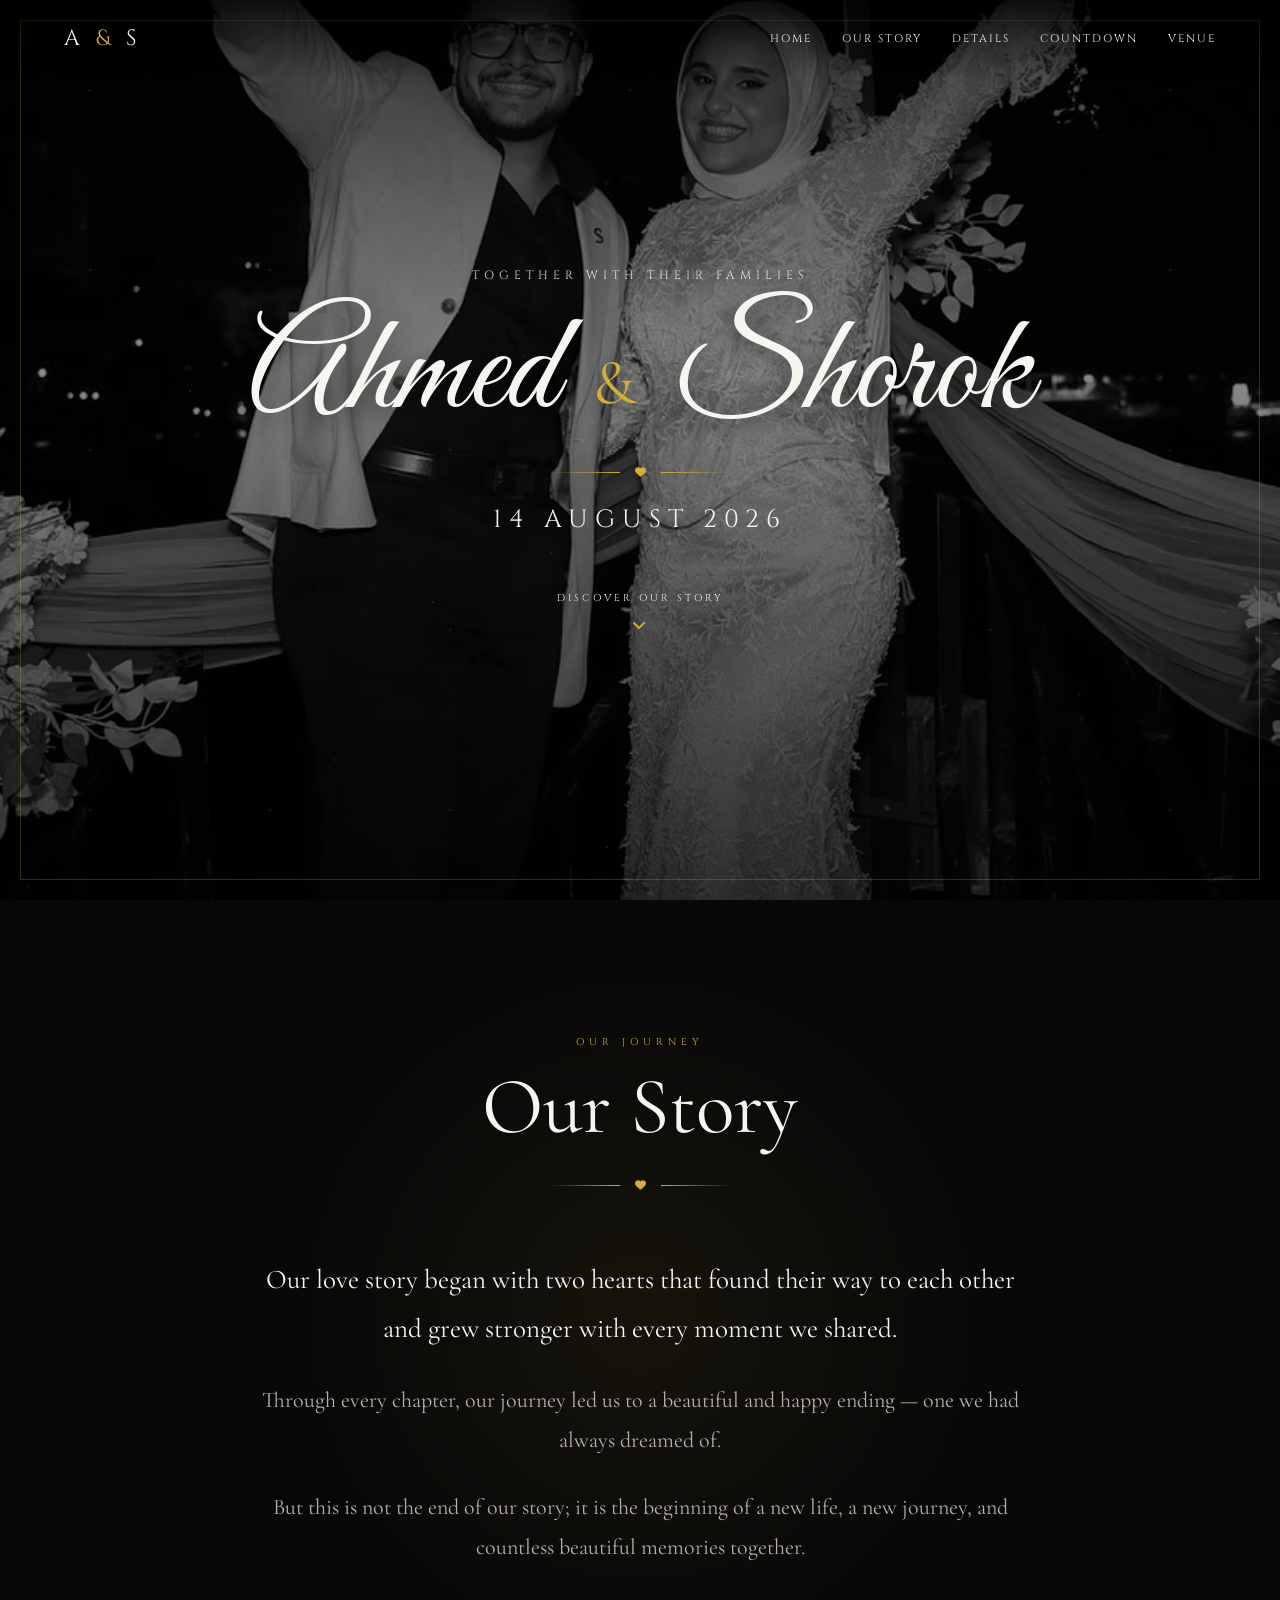
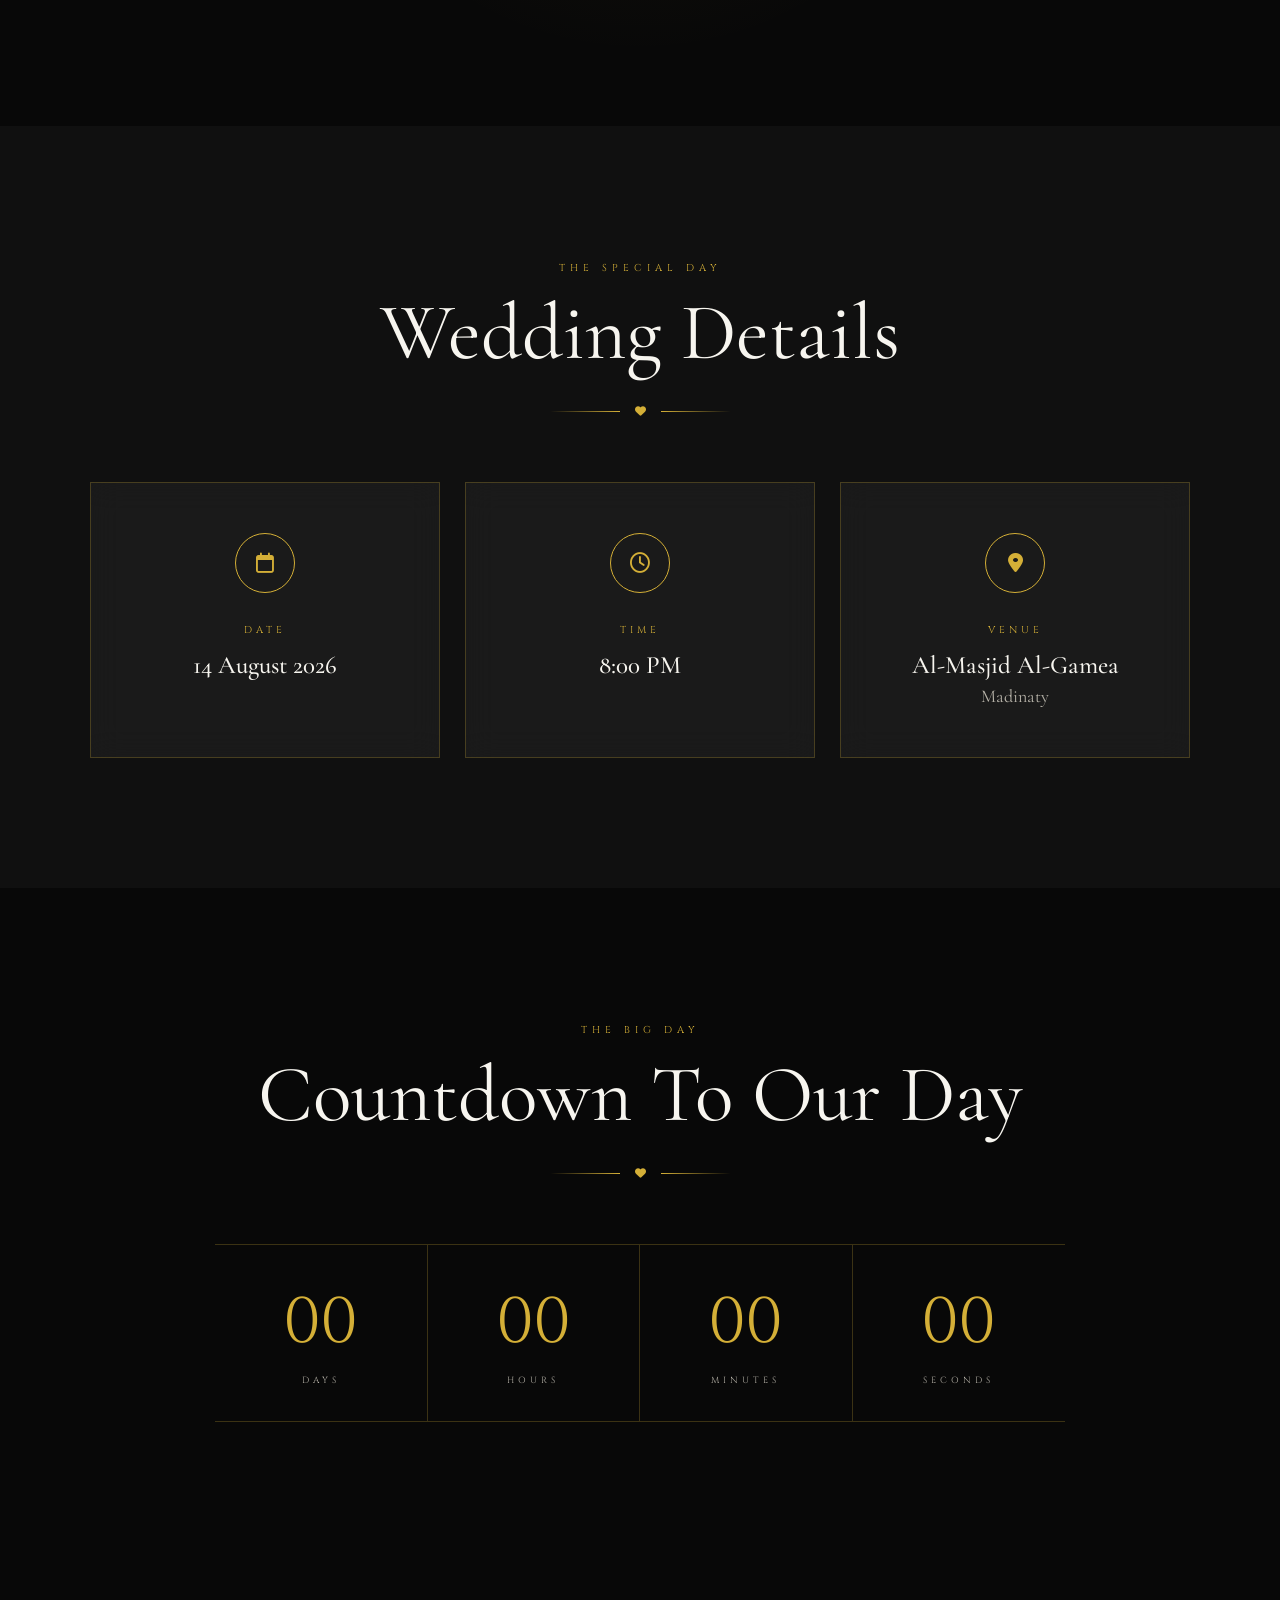
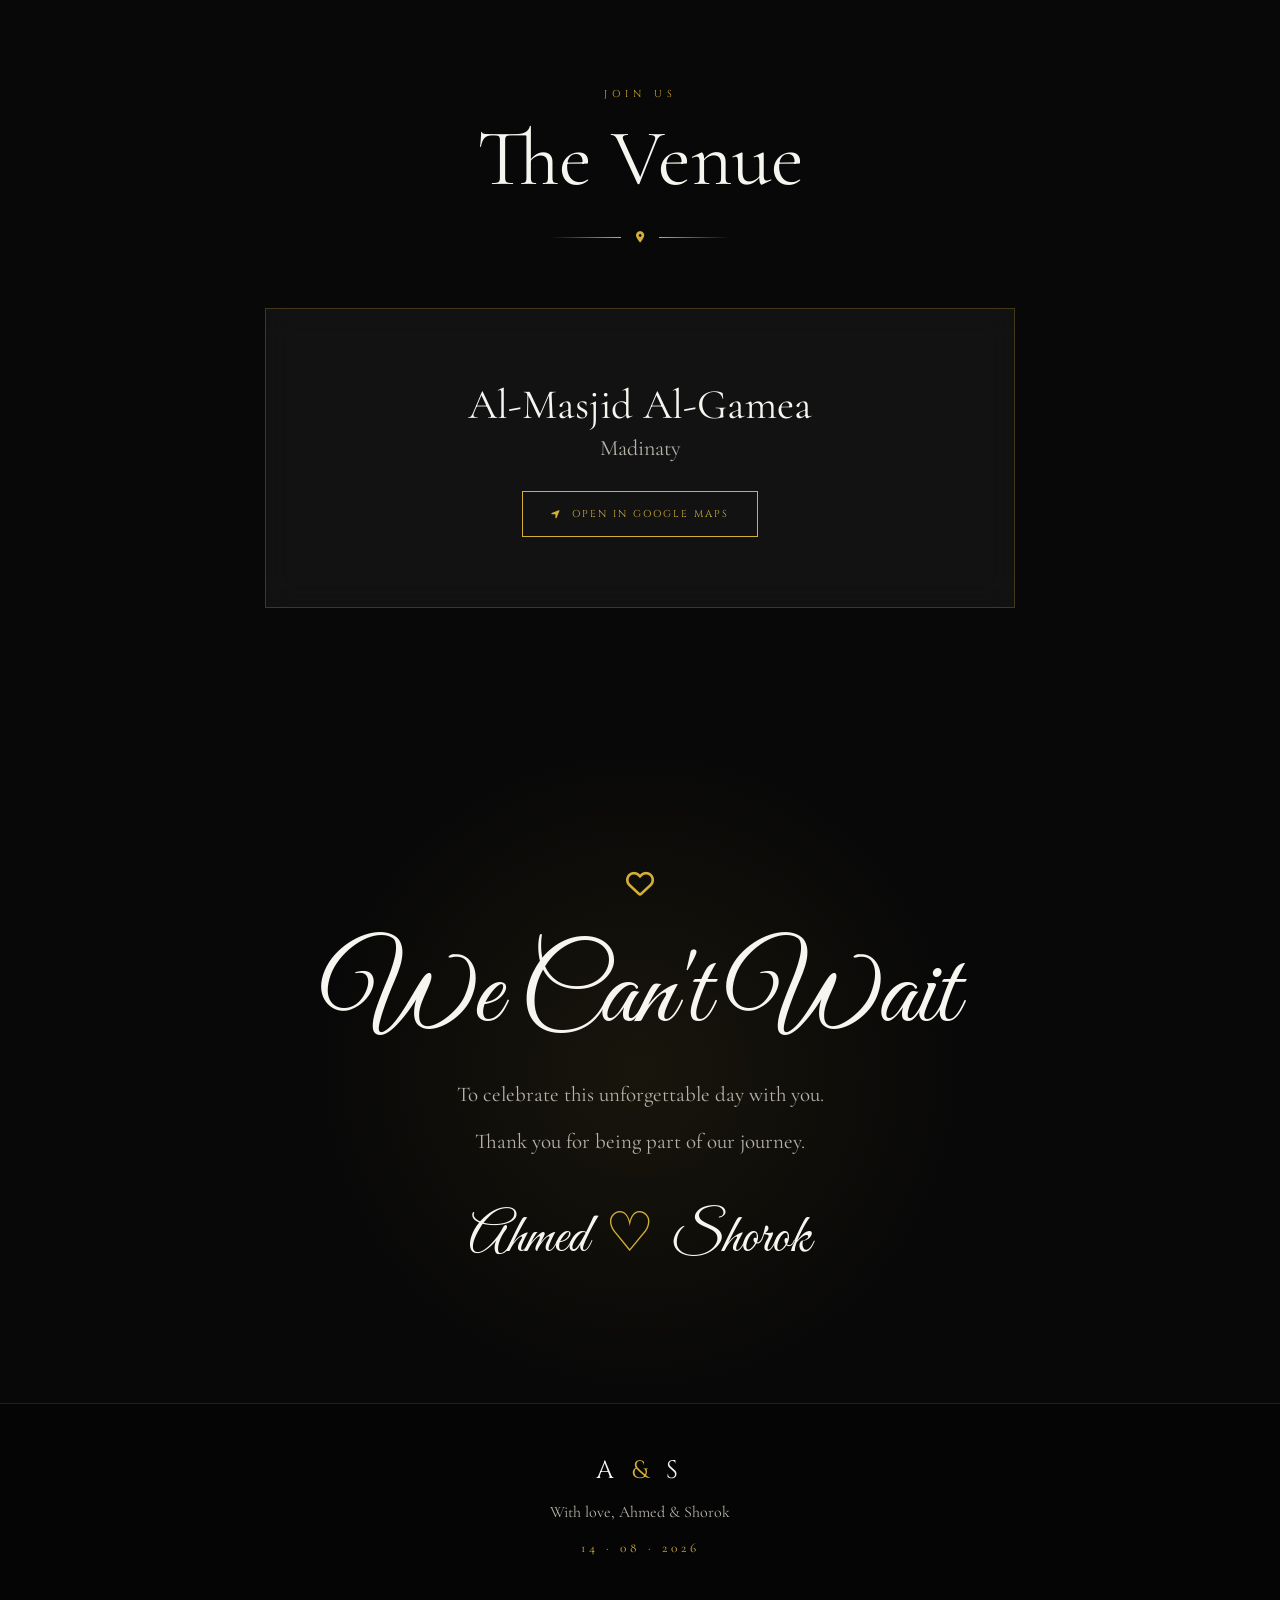
<file: index.html>
<!DOCTYPE html>
<html lang="en">

<head>
    <meta charset="UTF-8">
    <meta name="viewport" content="width=device-width, initial-scale=1.0">

    <title>Ahmed & Shorok | Wedding Invitation</title>

    <!-- Google Fonts -->
    <link rel="preconnect" href="https://fonts.googleapis.com">
    <link rel="preconnect" href="https://fonts.gstatic.com" crossorigin>

    <link href="https://fonts.googleapis.com/css2?family=Cinzel:wght@400;500;600;700&family=Cormorant+Garamond:wght@300;400;500;600;700&family=Great+Vibes&display=swap"
        rel="stylesheet">

    <!-- Font Awesome -->
    <link rel="stylesheet"
        href="https://cdnjs.cloudflare.com/ajax/libs/font-awesome/6.6.0/css/all.min.css">

    <!-- AOS -->
    <link rel="stylesheet"
        href="https://unpkg.com/aos@2.3.4/dist/aos.css">

    <!-- Main CSS -->
    <link rel="stylesheet" href="style.css">
</head>


<body>


    <!-- =========================
         LOADING SCREEN
    ========================== -->

    <div id="loader">

        <div class="loader-content">

            <div class="loader-monogram">
                A <span>&</span> S
            </div>

            <div class="loader-line"></div>

            <p>Loading our story...</p>

        </div>

    </div>



    <!-- =========================
         NAVIGATION
    ========================== -->

    <nav class="navbar">

        <div class="logo">
            A <span>&</span> S
        </div>

        <div class="menu">

            <a href="#home">Home</a>

            <a href="#story">Our Story</a>

            <a href="#details">Details</a>

            <a href="#countdown">Countdown</a>

            <a href="#location">Venue</a>


        </div>

    </nav>



    <!-- =========================
         PAGE 1 — HERO
    ========================== -->

    <section id="home" class="hero">

        <!-- Background image -->

        <img
            src="assets/hero.jpg"
            alt="Ahmed and Shorok"
            class="hero-image">


        <!-- Dark overlay -->

        <div class="hero-overlay"></div>


        <!-- Gold particles -->

        <div class="gold-particles"></div>


        <!-- Hero content -->

        <div class="hero-content">


            <div
                class="hero-intro"
                data-aos="fade-down">

                Together with their families

            </div>


            <h1
                class="couple-names"
                data-aos="zoom-in"
                data-aos-delay="300">

                Ahmed

                <span>&</span>

                Shorok

            </h1>


            <!-- Divider -->

            <div
                class="gold-divider"
                data-aos="fade-up"
                data-aos-delay="500">

                <span></span>

                <i class="fa-solid fa-heart"></i>

                <span></span>

            </div>


            <!-- DATE ONLY -->

            <div
                class="wedding-date"
                data-aos="fade-up"
                data-aos-delay="700">

                14 August 2026

            </div>


            <!-- Scroll -->

            <a
                href="#story"
                class="discover-btn"
                data-aos="fade-up"
                data-aos-delay="1000">

                <span>Discover Our Story</span>

                <i class="fa-solid fa-angle-down"></i>

            </a>

        </div>

    </section>



    <!-- =========================
         PAGE 2 START
    ========================== -->


    <main id="main-content">


        <!-- =========================
             OUR STORY
        ========================== -->

        <section
            id="story"
            class="story section">

            <div class="section-container">


                <div
                    class="section-heading"
                    data-aos="fade-up">

                    <span class="small-title">
                        OUR JOURNEY
                    </span>

                    <h2>
                        Our Story
                    </h2>

                    <div class="gold-divider">

                        <span></span>

                        <i class="fa-solid fa-heart"></i>

                        <span></span>

                    </div>

                </div>


                <div class="story-content">


                    <p data-aos="fade-up">

                        Our love story began with two hearts
                        that found their way to each other
                        and grew stronger with every moment
                        we shared.

                    </p>


                    <p data-aos="fade-up">

                        Through every chapter, our journey
                        led us to a beautiful and happy ending
                        — one we had always dreamed of.

                    </p>


                    <p data-aos="fade-up">

                        But this is not the end of our story;
                        it is the beginning of a new life,
                        a new journey, and countless beautiful
                        memories together.

                    </p>


                </div>

            </div>

        </section>



        <!-- =========================
             WEDDING DETAILS
        ========================== -->

        <section
            id="details"
            class="details section">


            <div class="section-container">


                <div
                    class="section-heading"
                    data-aos="fade-up">

                    <span class="small-title">
                        THE SPECIAL DAY
                    </span>

                    <h2>
                        Wedding Details
                    </h2>

                    <div class="gold-divider">

                        <span></span>

                        <i class="fa-solid fa-heart"></i>

                        <span></span>

                    </div>

                </div>



                <div class="details-grid">


                    <!-- DATE -->

                    <div
                        class="detail-card"
                        data-aos="fade-up">

                        <div class="detail-icon">

                            <i class="fa-regular fa-calendar"></i>

                        </div>

                        <span>
                            DATE
                        </span>

                        <h3>
                            14 August 2026
                        </h3>

                    </div>



                    <!-- TIME -->

                    <div
                        class="detail-card"
                        data-aos="fade-up"
                        data-aos-delay="150">

                        <div class="detail-icon">

                            <i class="fa-regular fa-clock"></i>

                        </div>

                        <span>
                            TIME
                        </span>

                        <h3>
                            8:00 PM
                        </h3>

                    </div>



                    <!-- VENUE -->

                    <div
                        class="detail-card"
                        data-aos="fade-up"
                        data-aos-delay="300">

                        <div class="detail-icon">

                            <i class="fa-solid fa-location-dot"></i>

                        </div>

                        <span>
                            VENUE
                        </span>

                        <h3>
                            Al-Masjid Al-Gamea
                        </h3>

                        <p>
                            Madinaty
                        </p>

                    </div>


                </div>

            </div>

        </section>



        <!-- =========================
             COUNTDOWN
        ========================== -->

        <section
            id="countdown"
            class="countdown-section section">


            <div class="section-container">


                <div
                    class="section-heading"
                    data-aos="fade-up">

                    <span class="small-title">
                        THE BIG DAY
                    </span>

                    <h2>
                        Countdown To Our Day
                    </h2>

                    <div class="gold-divider">

                        <span></span>

                        <i class="fa-solid fa-heart"></i>

                        <span></span>

                    </div>

                </div>



                <div
                    class="countdown"
                    data-aos="zoom-in">


                    <div class="count-box">

                        <strong id="days">
                            00
                        </strong>

                        <span>
                            DAYS
                        </span>

                    </div>



                    <div class="count-box">

                        <strong id="hours">
                            00
                        </strong>

                        <span>
                            HOURS
                        </span>

                    </div>



                    <div class="count-box">

                        <strong id="minutes">
                            00
                        </strong>

                        <span>
                            MINUTES
                        </span>

                    </div>



                    <div class="count-box">

                        <strong id="seconds">
                            00
                        </strong>

                        <span>
                            SECONDS
                        </span>

                    </div>


                </div>

            </div>

        </section>



        <!-- =========================
             LOCATION
        ========================== -->

        <section
            id="location"
            class="location section">


            <div class="section-container">


                <div
                    class="section-heading"
                    data-aos="fade-up">

                    <span class="small-title">
                        JOIN US
                    </span>

                    <h2>
                        The Venue
                    </h2>

                    <div class="gold-divider">

                        <span></span>

                        <i class="fa-solid fa-location-dot"></i>

                        <span></span>

                    </div>

                </div>



                <div
                    class="venue-content"
                    data-aos="fade-up">


                    <div class="venue-info">


                        <h3>
                            Al-Masjid Al-Gamea
                        </h3>

                        <p>
                            Madinaty
                        </p>


                        <a
                            href="https://maps.app.goo.gl/mqVQstKzZYkT4JGJ8?g_st=ac"
                            target="_blank"
                            class="location-btn">

                            <i class="fa-solid fa-location-arrow"></i>

                            Open in Google Maps

                        </a>


                    </div>


                </div>

            </div>

        </section>



       
        <!-- =========================
             CLOSING
        ========================== -->

        <section
            class="closing section">


            <div
                class="closing-content"
                data-aos="fade-up">


                <div class="closing-heart">

                    <i class="fa-regular fa-heart"></i>

                </div>


                <h2>
                    We Can't Wait
                </h2>


                <p>
                    To celebrate this unforgettable day
                    with you.
                </p>


                <p>
                    Thank you for being part of our journey.
                </p>


                <div class="signature">

                    Ahmed

                    <span>♡</span>

                    Shorok

                </div>


            </div>

        </section>


    </main>



    <!-- =========================
         FOOTER
    ========================== -->

    <footer>

        <div class="footer-monogram">

            A <span>&</span> S

        </div>


        <p>
            With love, Ahmed & Shorok
        </p>


        <small>
            14 · 08 · 2026
        </small>

    </footer>



    <!-- AOS -->

    <script src="https://unpkg.com/aos@2.3.4/dist/aos.js"></script>


    <script>

        AOS.init({

            duration: 1000,

            once: true,

            offset: 100

        });

    </script>


    <!-- Main JavaScript -->

    <script src="script.js"></script>


</body>

</html>
</file>
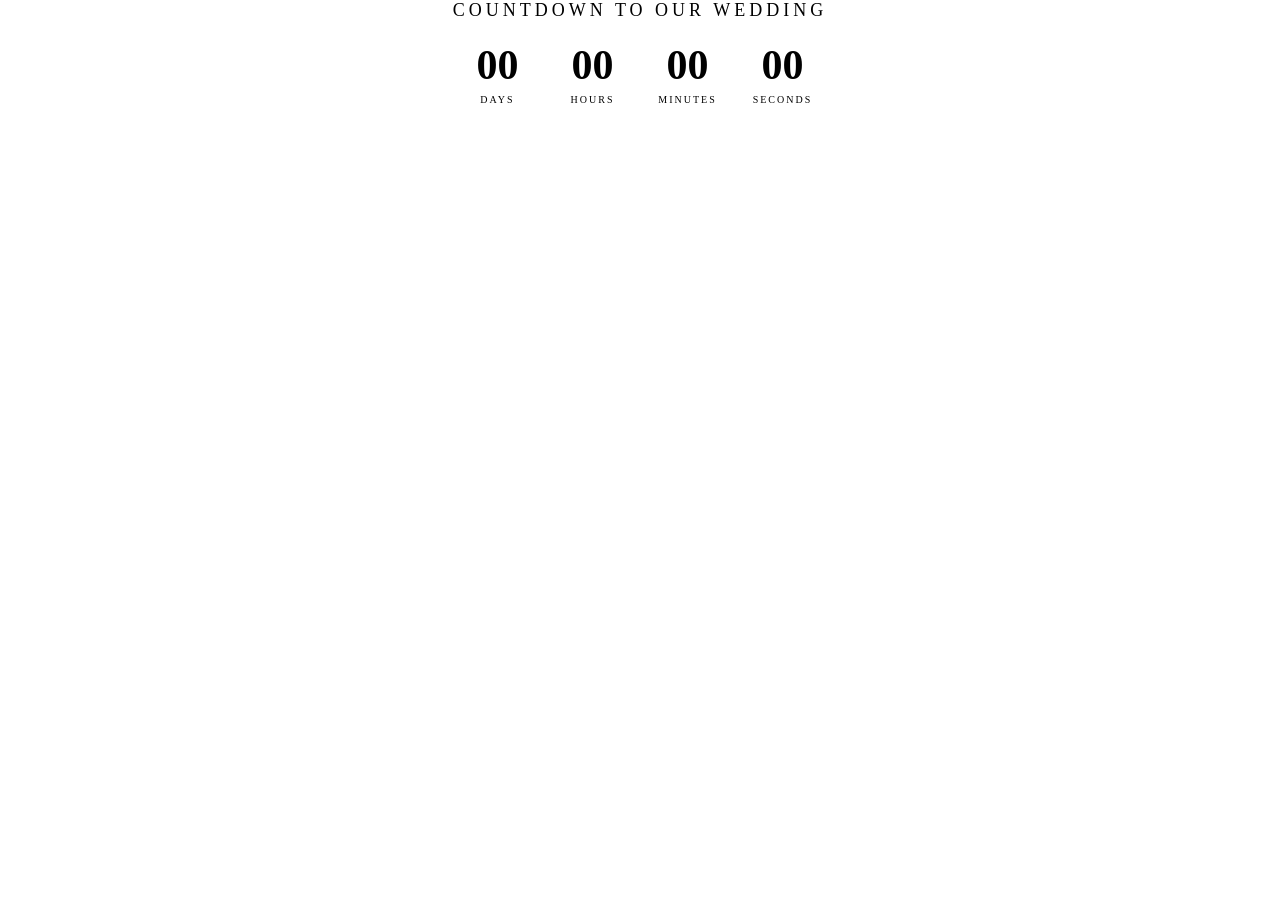
<file: Counntdown.html>
<!DOCTYPE html>
<html>
<head>
<meta name="viewport" content="width=device-width, initial-scale=1.0">

<style>
body {
    margin: 0;
    background: transparent;
    color: #000000;
    font-family: Georgia, serif;
    text-align: center;
}

.title {
    font-size: 18px;
    letter-spacing: 4px;
    margin-bottom: 20px;
}

.countdown {
    display: flex;
    justify-content: center;
    gap: 25px;
}

.box {
    min-width: 70px;
}

.number {
    font-size: 42px;
    font-weight: bold;
}

.label {
    font-size: 10px;
    letter-spacing: 2px;
    margin-top: 5px;
}

@media (max-width: 500px) {
    .countdown {
        gap: 10px;
    }

    .box {
        min-width: 60px;
    }

    .number {
        font-size: 28px;
    }
}
</style>
</head>

<body>

<div class="title">COUNTDOWN TO OUR WEDDING</div>

<div class="countdown">

    <div class="box">
        <div class="number" id="days">00</div>
        <div class="label">DAYS</div>
    </div>

    <div class="box">
        <div class="number" id="hours">00</div>
        <div class="label">HOURS</div>
    </div>

    <div class="box">
        <div class="number" id="minutes">00</div>
        <div class="label">MINUTES</div>
    </div>

    <div class="box">
        <div class="number" id="seconds">00</div>
        <div class="label">SECONDS</div>
    </div>

</div>

<script>

const weddingDate = new Date("August 14, 2026 20:00:00").getTime();

function countdown() {

    const now = new Date().getTime();
    const distance = weddingDate - now;

    if (distance <= 0) {
        document.getElementById("days").innerHTML = "00";
        document.getElementById("hours").innerHTML = "00";
        document.getElementById("minutes").innerHTML = "00";
        document.getElementById("seconds").innerHTML = "00";
        return;
    }

    const days = Math.floor(distance / (1000 * 60 * 60 * 24));
    const hours = Math.floor((distance / (1000 * 60 * 60)) % 24);
    const minutes = Math.floor((distance / (1000 * 60)) % 60);
    const seconds = Math.floor((distance / 1000) % 60);

    document.getElementById("days").innerHTML = days;
    document.getElementById("hours").innerHTML = hours;
    document.getElementById("minutes").innerHTML = minutes;
    document.getElementById("seconds").innerHTML = seconds;
}

countdown();
setInterval(countdown, 1000);

</script>

</body>
</html>
</file>
<file: style.css>
/* =========================================================
   AHMED & SHOROK — LUXURY WEDDING WEBSITE
   ========================================================= */

:root {
    --black: #080808;
    --black-soft: #101010;
    --gold: #d4af37;
    --gold-light: #f1d77a;
    --white: #f7f5ef;
    --muted: #b7b3a9;
    --border: rgba(212, 175, 55, 0.25);
    --glass: rgba(255, 255, 255, 0.045);
}


/* =========================================================
   RESET
   ========================================================= */

* {
    margin: 0;
    padding: 0;
    box-sizing: border-box;
}

html {
    scroll-behavior: smooth;
}

body {
    background: var(--black);
    color: var(--white);
    font-family: "Cormorant Garamond", Georgia, serif;
    overflow-x: hidden;
}

a {
    color: inherit;
    text-decoration: none;
}

img {
    max-width: 100%;
    display: block;
}


/* =========================================================
   LOADER
   ========================================================= */

#loader {
    position: fixed;
    inset: 0;
    z-index: 9999;
    background: #050505;
    display: flex;
    align-items: center;
    justify-content: center;
    text-align: center;
    transition: opacity 0.8s ease, visibility 0.8s ease;
}

.loader-content {
    display: flex;
    flex-direction: column;
    align-items: center;
}

.loader-monogram {
    font-family: "Cinzel", serif;
    font-size: 42px;
    letter-spacing: 8px;
}

.loader-monogram span {
    color: var(--gold);
}

.loader-line {
    width: 80px;
    height: 1px;
    background: var(--gold);
    margin: 20px 0;
    animation: loaderLine 1.8s ease-in-out infinite;
}

.loader-content p {
    color: var(--muted);
    font-size: 14px;
    letter-spacing: 3px;
    text-transform: uppercase;
}

#loader.hide {
    opacity: 0;
    visibility: hidden;
}

@keyframes loaderLine {
    0%,
    100% {
        transform: scaleX(0.3);
        opacity: 0.4;
    }

    50% {
        transform: scaleX(1);
        opacity: 1;
    }
}


/* =========================================================
   NAVBAR
   ========================================================= */

.navbar {
    position: fixed;
    top: 0;
    left: 0;
    width: 100%;
    z-index: 1000;

    display: flex;
    align-items: center;
    justify-content: space-between;

    padding: 24px 5%;

    background: linear-gradient(
        to bottom,
        rgba(0, 0, 0, 0.7),
        transparent
    );

    transition: 0.4s ease;
}

.navbar.scrolled {
    background: rgba(8, 8, 8, 0.92);
    backdrop-filter: blur(15px);
    padding: 16px 5%;
    border-bottom: 1px solid rgba(212, 175, 55, 0.12);
}

.logo {
    font-family: "Cinzel", serif;
    font-size: 22px;
    letter-spacing: 5px;
}

.logo span {
    color: var(--gold);
}

.menu {
    display: flex;
    gap: 30px;
}

.menu a {
    font-family: "Cinzel", serif;
    font-size: 11px;
    letter-spacing: 2px;
    text-transform: uppercase;
    position: relative;
    transition: 0.3s ease;
}

.menu a::after {
    content: "";
    position: absolute;
    left: 0;
    bottom: -8px;
    width: 0;
    height: 1px;
    background: var(--gold);
    transition: width 0.3s ease;
}

.menu a:hover {
    color: var(--gold);
}

.menu a:hover::after {
    width: 100%;
}


/* =========================================================
   HERO
   ========================================================= */

.hero {
    position: relative;
    height: 100vh;
    min-height: 700px;
    overflow: hidden;

    display: flex;
    align-items: center;
    justify-content: center;
}

.hero-image {
    position: absolute;
    inset: 0;

    width: 100%;
    height: 100%;

    object-fit: cover;

    filter:
        grayscale(100%)
        contrast(1.08)
        brightness(0.68);

    transform: scale(1.04);

    animation: heroZoom 18s ease-in-out infinite alternate;
}

@keyframes heroZoom {
    from {
        transform: scale(1.04);
    }

    to {
        transform: scale(1.13);
    }
}

.hero-overlay {
    position: absolute;
    inset: 0;

    background:
        linear-gradient(
            180deg,
            rgba(0, 0, 0, 0.65) 0%,
            rgba(0, 0, 0, 0.2) 40%,
            rgba(0, 0, 0, 0.7) 100%
        );
}

.hero::after {
    content: "";
    position: absolute;
    inset: 20px;

    border: 1px solid rgba(212, 175, 55, 0.25);

    pointer-events: none;
}

.hero-content {
    position: relative;
    z-index: 5;

    text-align: center;

    max-width: 900px;
    padding: 30px;
}

.hero-intro {
    font-family: "Cinzel", serif;

    font-size: 12px;
    letter-spacing: 5px;
    text-transform: uppercase;

    color: rgba(255, 255, 255, 0.85);

    margin-bottom: 25px;
}

.couple-names {
    font-family: "Great Vibes", cursive;

    font-size: clamp(75px, 11vw, 150px);

    font-weight: 400;

    line-height: 0.95;

    text-shadow:
        0 5px 30px rgba(0, 0, 0, 0.7);

    white-space: nowrap;
}

.couple-names span {
    color: var(--gold);

    font-family: "Cormorant Garamond", serif;

    font-size: 0.45em;

    margin: 0 12px;

    vertical-align: middle;
}

.gold-divider {
    display: flex;
    align-items: center;
    justify-content: center;

    gap: 15px;

    margin: 25px auto;
}

.gold-divider span {
    width: 70px;
    height: 1px;

    background: linear-gradient(
        to right,
        transparent,
        var(--gold)
    );
}

.gold-divider span:last-child {
    background: linear-gradient(
        to left,
        transparent,
        var(--gold)
    );
}

.gold-divider i {
    color: var(--gold);
    font-size: 11px;
}

.wedding-date {
    font-family: "Cinzel", serif;

    font-size: clamp(18px, 2vw, 25px);

    letter-spacing: 7px;

    text-transform: uppercase;

    color: var(--white);
}

.discover-btn {
    display: inline-flex;
    flex-direction: column;
    align-items: center;
    gap: 12px;

    margin-top: 55px;

    font-family: "Cinzel", serif;

    font-size: 10px;
    letter-spacing: 3px;

    text-transform: uppercase;

    color: var(--white);

    transition: 0.4s ease;
}

.discover-btn i {
    color: var(--gold);
    font-size: 16px;

    animation: arrowDown 1.8s ease-in-out infinite;
}

.discover-btn:hover {
    color: var(--gold);
}

@keyframes arrowDown {
    0%,
    100% {
        transform: translateY(0);
    }

    50% {
        transform: translateY(8px);
    }
}


/* =========================================================
   GOLD PARTICLES
   ========================================================= */

.gold-particles {
    position: absolute;
    inset: 0;

    pointer-events: none;

    background-image:
        radial-gradient(
            circle,
            rgba(212, 175, 55, 0.55) 1px,
            transparent 1px
        );

    background-size: 180px 180px;

    opacity: 0.25;

    animation: particlesMove 20s linear infinite;
}

@keyframes particlesMove {
    from {
        background-position: 0 0;
    }

    to {
        background-position: 180px 180px;
    }
}


/* =========================================================
   GENERAL SECTIONS
   ========================================================= */

.section {
    position: relative;

    padding: 130px 6%;
}

.section-container {
    max-width: 1100px;
    margin: auto;
}

.section-heading {
    text-align: center;
    margin-bottom: 65px;
}

.small-title {
    font-family: "Cinzel", serif;

    color: var(--gold);

    font-size: 10px;

    letter-spacing: 5px;

    text-transform: uppercase;
}

.section-heading h2 {
    font-family: "Cormorant Garamond", serif;

    font-size: clamp(50px, 7vw, 80px);

    font-weight: 400;

    margin-top: 8px;
}


/* =========================================================
   STORY
   ========================================================= */

.story {
    background:
        radial-gradient(
            circle at center,
            rgba(212, 175, 55, 0.07),
            transparent 45%
        );
}

.story-content {
    max-width: 780px;
    margin: auto;

    text-align: center;
}

.story-content p {
    font-size: 22px;
    line-height: 1.8;

    color: var(--muted);

    margin-bottom: 28px;
}

.story-content p:first-child {
    color: var(--white);
    font-size: 27px;
}


/* =========================================================
   DETAILS
   ========================================================= */

.details {
    background: var(--black-soft);
}

.details-grid {
    display: grid;

    grid-template-columns:
        repeat(3, 1fr);

    gap: 25px;
}

.detail-card {
    text-align: center;

    padding: 50px 25px;

    background: var(--glass);

    border: 1px solid var(--border);

    backdrop-filter: blur(15px);

    transition:
        transform 0.4s ease,
        border-color 0.4s ease,
        box-shadow 0.4s ease;
}

.detail-card:hover {
    transform: translateY(-10px);

    border-color: rgba(212, 175, 55, 0.7);

    box-shadow:
        0 20px 60px rgba(0, 0, 0, 0.4),
        0 0 30px rgba(212, 175, 55, 0.05);
}

.detail-icon {
    width: 60px;
    height: 60px;

    border: 1px solid var(--gold);

    border-radius: 50%;

    display: flex;
    align-items: center;
    justify-content: center;

    margin: 0 auto 25px;

    color: var(--gold);

    font-size: 20px;
}

.detail-card > span {
    font-family: "Cinzel", serif;

    font-size: 10px;

    letter-spacing: 4px;

    color: var(--gold);
}

.detail-card h3 {
    font-family: "Cormorant Garamond", serif;

    font-size: 25px;

    font-weight: 500;

    margin-top: 12px;
}

.detail-card p {
    color: var(--muted);

    margin-top: 5px;

    font-size: 18px;
}


/* =========================================================
   COUNTDOWN
   ========================================================= */

.countdown-section {
    background:
        linear-gradient(
            rgba(0, 0, 0, 0.88),
            rgba(0, 0, 0, 0.96)
        ),
        url("assets/hero.jpg");

    background-size: cover;
    background-position: center;

    background-attachment: fixed;
}

.countdown {
    display: grid;

    grid-template-columns:
        repeat(4, 1fr);

    max-width: 850px;

    margin: auto;

    border-top: 1px solid var(--border);
    border-bottom: 1px solid var(--border);
}

.count-box {
    text-align: center;

    padding: 35px 15px;

    border-right: 1px solid var(--border);
}

.count-box:last-child {
    border-right: none;
}

.count-box strong {
    display: block;

    font-family: "Cinzel", serif;

    font-size: clamp(35px, 5vw, 65px);

    font-weight: 400;

    color: var(--gold);
}

.count-box span {
    display: block;

    margin-top: 8px;

    font-family: "Cinzel", serif;

    font-size: 9px;

    letter-spacing: 4px;

    color: var(--muted);
}


/* =========================================================
   LOCATION
   ========================================================= */

.location {
    text-align: center;
}

.venue-content {
    max-width: 750px;
    margin: auto;

    padding: 70px 30px;

    border: 1px solid var(--border);

    background: var(--glass);

    backdrop-filter: blur(15px);
}

.venue-info h3 {
    font-family: "Cormorant Garamond", serif;

    font-size: 42px;

    font-weight: 400;
}

.venue-info p {
    color: var(--muted);

    font-size: 22px;

    margin: 5px 0 30px;
}

.location-btn {
    display: inline-flex;

    align-items: center;

    gap: 10px;

    padding: 15px 28px;

    border: 1px solid var(--gold);

    color: var(--gold);

    font-family: "Cinzel", serif;

    font-size: 10px;

    letter-spacing: 2px;

    text-transform: uppercase;

    transition: 0.4s ease;
}

.location-btn:hover {
    background: var(--gold);

    color: #000;

    transform: translateY(-3px);

    box-shadow:
        0 10px 35px rgba(212, 175, 55, 0.2);
}



/* =========================================================
   CLOSING
   ========================================================= */

.closing {
    min-height: 650px;

    display: flex;

    align-items: center;

    justify-content: center;

    text-align: center;

    background:
        radial-gradient(
            circle at center,
            rgba(212, 175, 55, 0.08),
            transparent 45%
        );
}

.closing-content {
    max-width: 700px;
}

.closing-heart {
    color: var(--gold);

    font-size: 28px;

    margin-bottom: 25px;

    animation: heartPulse 2s infinite;
}

@keyframes heartPulse {
    0%,
    100% {
        transform: scale(1);
    }

    50% {
        transform: scale(1.15);
    }
}

.closing h2 {
    font-family: "Great Vibes", cursive;

    font-size: clamp(65px, 9vw, 110px);

    font-weight: 400;

    color: var(--white);
}

.closing p {
    color: var(--muted);

    font-size: 21px;

    line-height: 1.7;

    margin-top: 12px;
}

.signature {
    font-family: "Great Vibes", cursive;

    font-size: 55px;

    margin-top: 40px;
}

.signature span {
    color: var(--gold);

    margin: 0 8px;
}


/* =========================================================
   FOOTER
   ========================================================= */

footer {
    padding: 50px 20px;

    text-align: center;

    background: #050505;

    border-top: 1px solid rgba(212, 175, 55, 0.15);
}

.footer-monogram {
    font-family: "Cinzel", serif;

    font-size: 25px;

    letter-spacing: 6px;
}

.footer-monogram span {
    color: var(--gold);
}

footer p {
    color: var(--muted);

    font-size: 16px;

    margin: 15px 0;
}

footer small {
    color: var(--gold);

    letter-spacing: 4px;
}


/* =========================================================
   MOBILE
   ========================================================= */

@media (max-width: 768px) {

    .navbar {
        padding: 18px 22px;
    }

    .menu {
        display: none;
    }

    .logo {
        font-size: 18px;
    }

    .hero {
        min-height: 650px;
    }

    .hero::after {
        inset: 12px;
    }

    .hero-content {
        padding: 20px;
    }

    .hero-intro {
        font-size: 9px;
        letter-spacing: 3px;
        margin-bottom: 18px;
    }

    .couple-names {
        font-size: clamp(65px, 18vw, 100px);

        white-space: normal;
    }

    .couple-names span {
        display: block;

        font-size: 0.35em;

        margin: 5px 0;
    }

    .gold-divider span {
        width: 45px;
    }

    .wedding-date {
        font-size: 14px;

        letter-spacing: 4px;
    }

    .discover-btn {
        margin-top: 40px;
    }

    .section {
        padding: 90px 20px;
    }

    .section-heading {
        margin-bottom: 45px;
    }

    .section-heading h2 {
        font-size: 52px;
    }

    .story-content p {
        font-size: 19px;

        line-height: 1.7;
    }

    .story-content p:first-child {
        font-size: 22px;
    }

    .details-grid {
        grid-template-columns: 1fr;
    }

    .detail-card {
        padding: 40px 20px;
    }

    .countdown {
        grid-template-columns:
            repeat(2, 1fr);
    }

    .count-box {
        border-bottom: 1px solid var(--border);
    }

    .count-box:nth-child(2) {
        border-right: none;
    }

    .count-box:nth-child(3),
    .count-box:nth-child(4) {
        border-bottom: none;
    }

    .venue-content {
        padding: 50px 20px;
    }

    .venue-info h3 {
        font-size: 34px;
    }


    .closing {
        min-height: 550px;
    }

    .closing h2 {
        font-size: 70px;
    }

    .signature {
        font-size: 45px;
    }
}


/* =========================================================
   SMALL PHONES
   ========================================================= */

@media (max-width: 400px) {

    .hero-intro {
        font-size: 8px;
    }

    .couple-names {
        font-size: 65px;
    }

    .wedding-date {
        font-size: 12px;
    }

    .count-box strong {
        font-size: 35px;
    }

    .count-box span {
        font-size: 7px;
        letter-spacing: 2px;
    }

    .closing h2 {
        font-size: 60px;
    }
}


/* =========================================================
   SELECTION
   ========================================================= */

::selection {
    background: var(--gold);
    color: #000;
}


/* =========================================================
   CUSTOM SCROLLBAR
   ========================================================= */

::-webkit-scrollbar {
    width: 7px;
}

::-webkit-scrollbar-track {
    background: #050505;
}

::-webkit-scrollbar-thumb {
    background: var(--gold);
}

::-webkit-scrollbar-thumb:hover {
    background: var(--gold-light);
}
</file>
